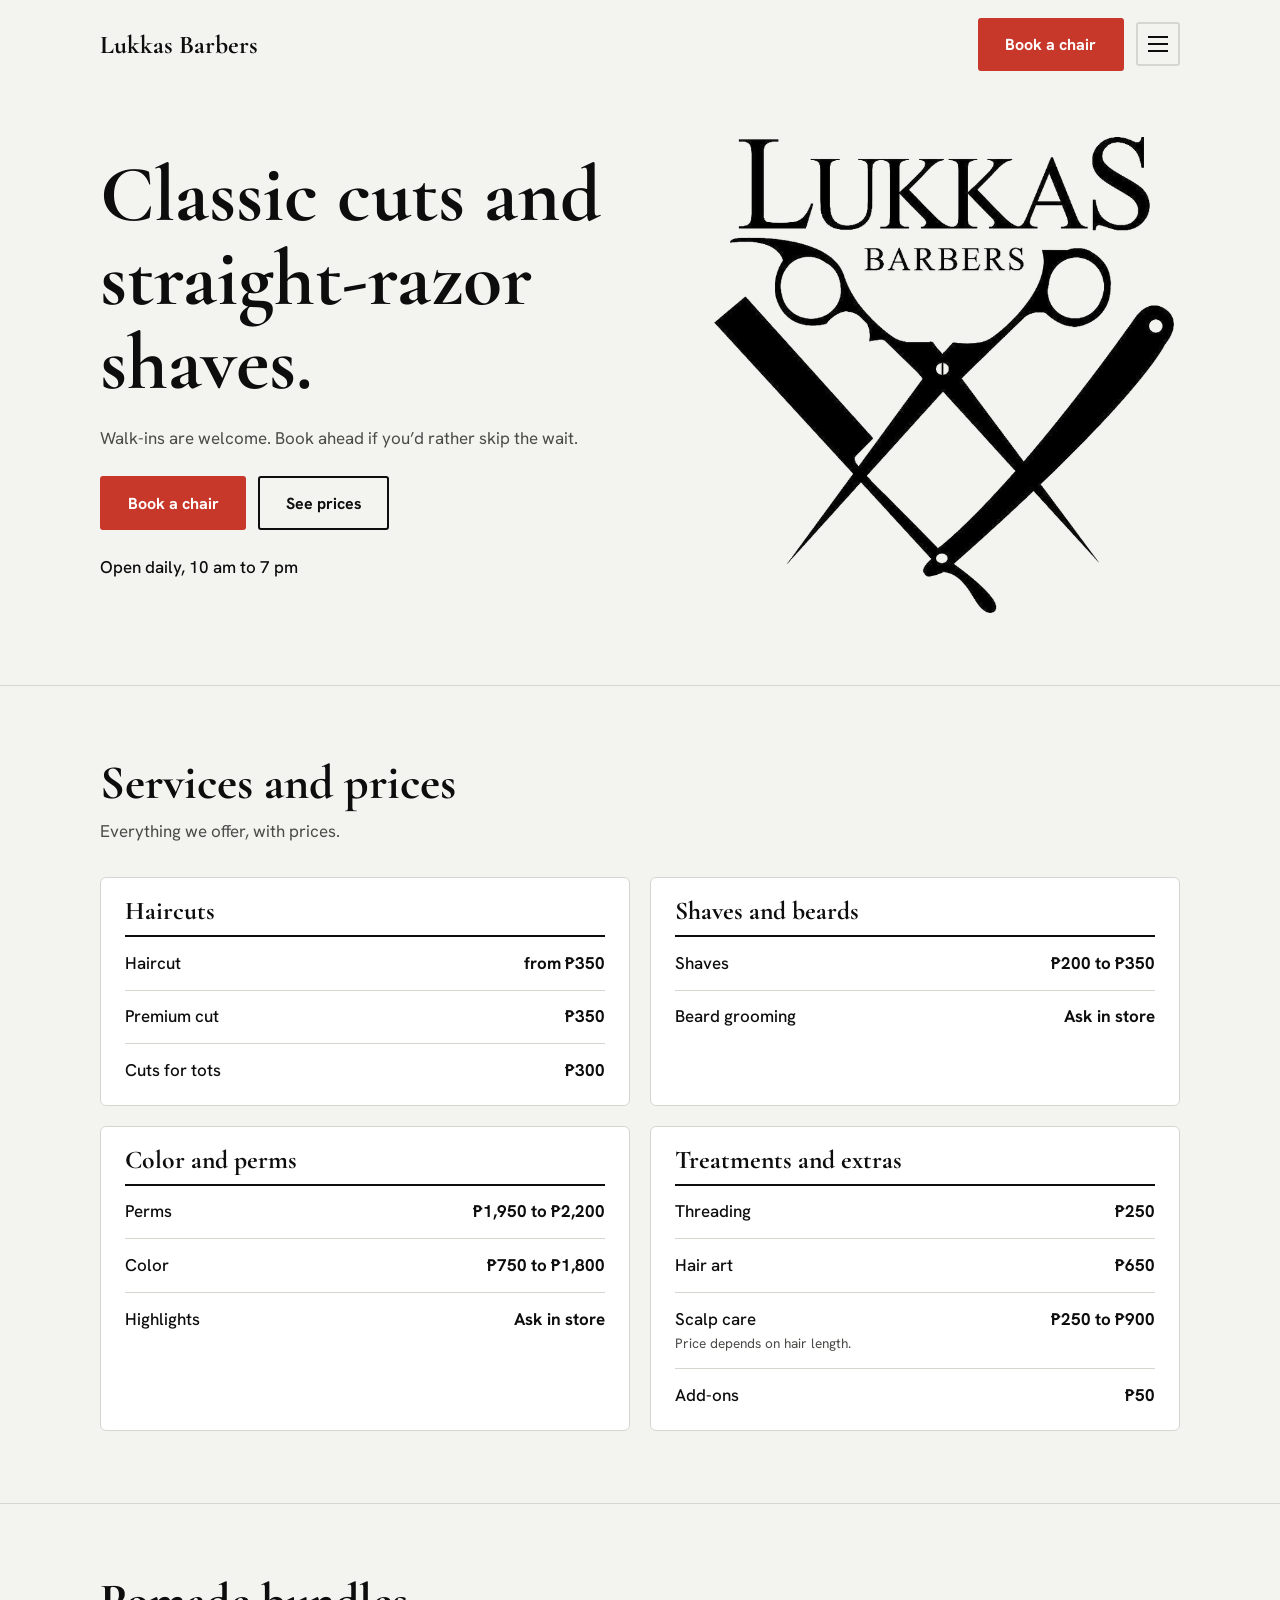
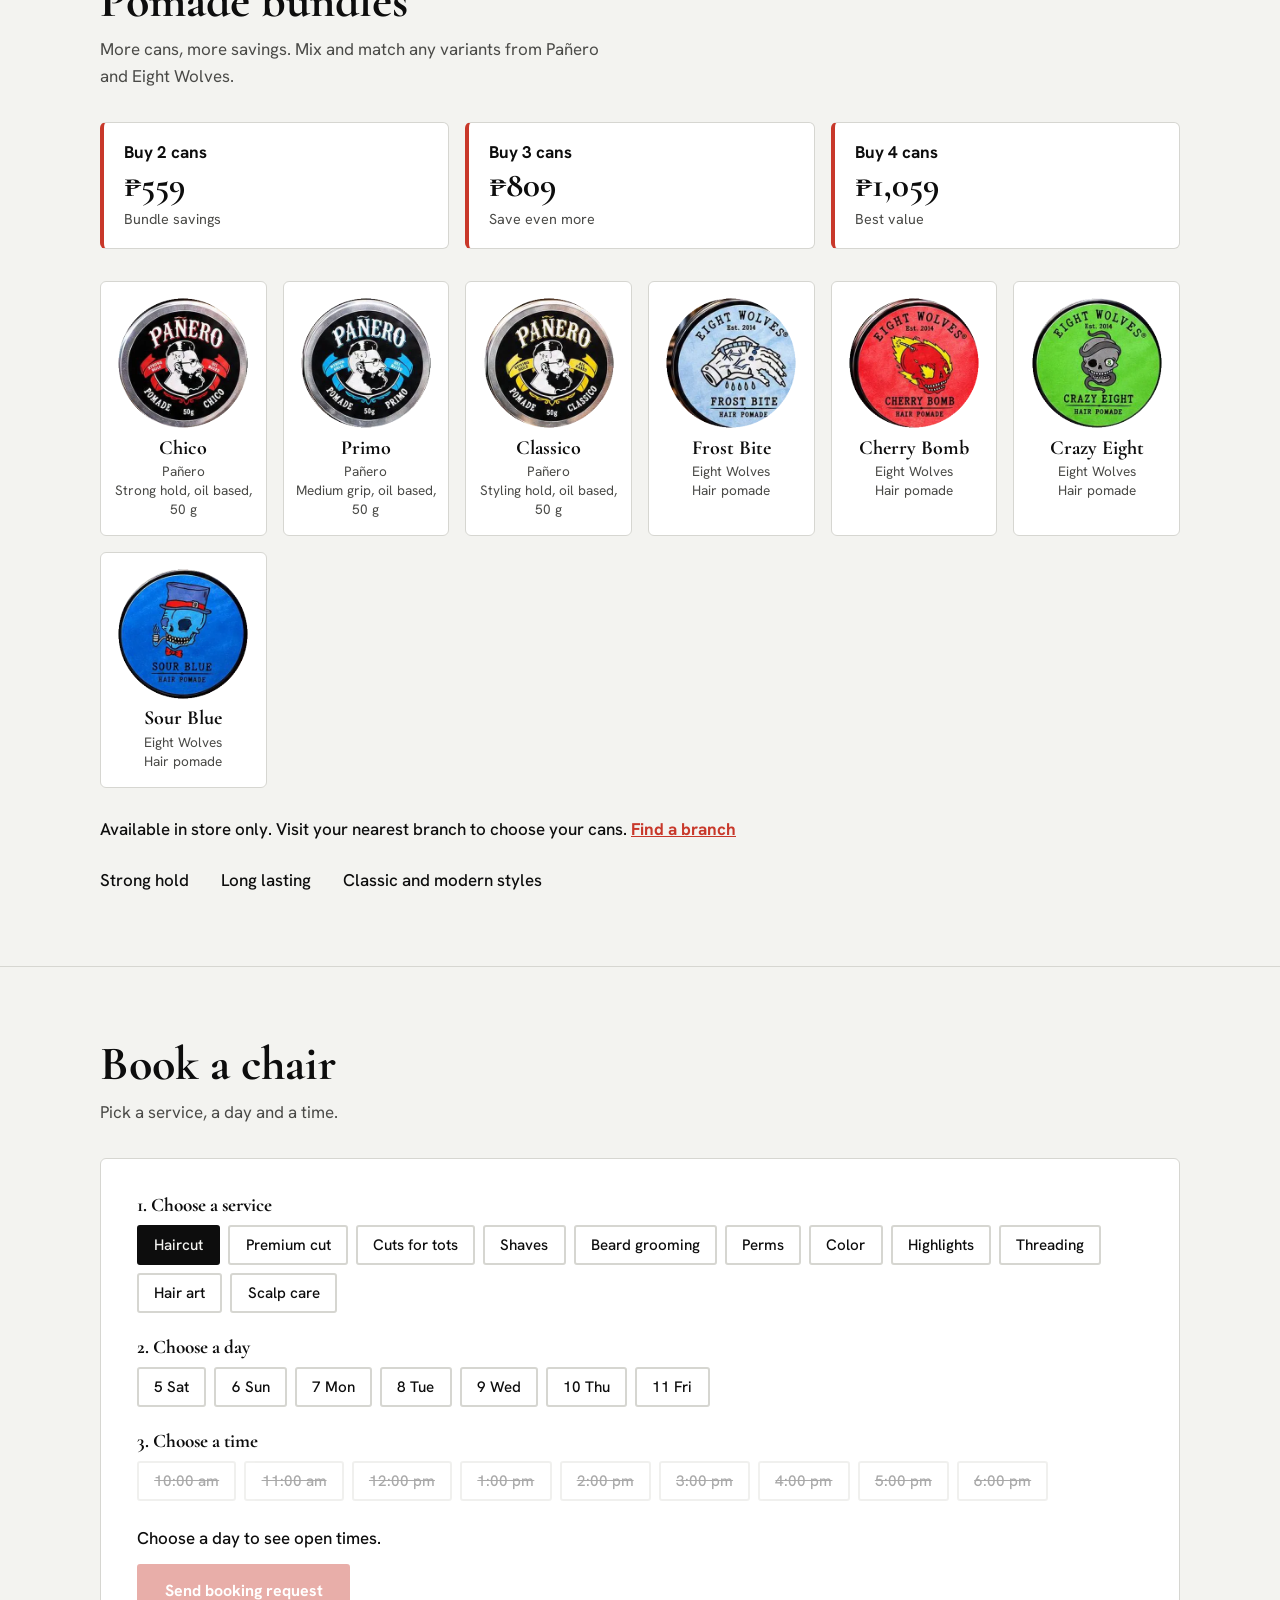
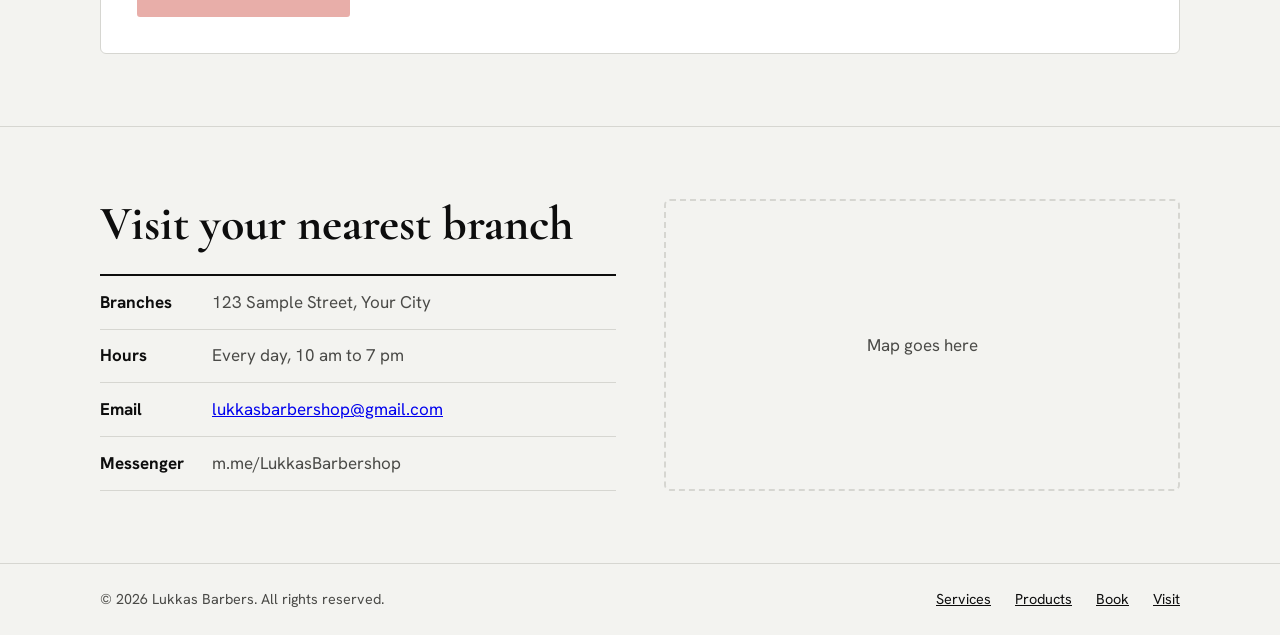
<file: index.html>
<!DOCTYPE html>
<html lang="en">
<head>
  <meta charset="utf-8">
  <meta name="viewport" content="width=device-width, initial-scale=1">
  <title>Lukkas Barbers | Classic cuts and straight-razor shaves</title>

  <link rel="preconnect" href="https://fonts.googleapis.com">
  <link rel="preconnect" href="https://fonts.gstatic.com" crossorigin>
  <link href="https://fonts.googleapis.com/css2?family=Cormorant+Garamond:wght@600;700&family=Hanken+Grotesk:wght@400;500;700&display=swap" rel="stylesheet">
  <link rel="stylesheet" href="style.css">
</head>

<body>

  <header class="container site-header">
    <a class="brand" href="#top">Lukkas Barbers</a>

    <div class="header-actions">
      <a class="btn header-book" href="#book">Book a chair</a>

      <div class="nav">
        <button class="menu-toggle" id="menu-button" type="button"
                aria-label="Menu" aria-expanded="false" aria-controls="site-menu">
          <span></span>
          <span></span>
          <span></span>
        </button>

        <nav class="menu" id="site-menu" aria-label="Main" hidden>
          <!-- Only shown on small phones, where the header button is hidden -->
          <a class="menu-link menu-book" href="#book">Book a chair</a>
          <a class="menu-link" href="#services">Services</a>
          <a class="menu-link" href="#products">Products</a>
          <a class="menu-link" href="#visit">Visit</a>
          <hr>
          <a class="btn btn-outline menu-login" href="admin.html">Admin login</a>
        </nav>
      </div>
    </div>
  </header>


  <main id="top">

    <section class="container hero">
      <div>
        <h1>Classic cuts and straight-razor shaves.</h1>
        <p>Walk-ins are welcome. Book ahead if you’d rather skip the wait.</p>

        <div class="hero-buttons">
          <a class="btn" href="#book">Book a chair</a>
          <a class="btn btn-outline" href="#services">See prices</a>
        </div>

        <p class="opening-hours">Open daily, 10 am to 7 pm</p>
      </div>

      <img class="hero-logo" src="images/logo.png"
           alt="Lukkas Barbers logo: crossed scissors, comb and straight razor">
    </section>


    <!-- The price list is filled in by script.js from the services list -->
    <section class="section" id="services">
      <div class="container">
        <h2>Services and prices</h2>
        <p class="section-intro">Everything we offer, with prices.</p>

        <div class="service-groups" id="services-list"></div>
      </div>
    </section>


    <section class="section" id="products">
      <div class="container">
        <h2>Pomade bundles</h2>
        <p class="section-intro">More cans, more savings. Mix and match any variants from Pañero and Eight Wolves.</p>

        <ul class="deals">
          <li>
            <strong>Buy 2 cans</strong>
            <span class="deal-price">₱559</span>
            <small>Bundle savings</small>
          </li>
          <li>
            <strong>Buy 3 cans</strong>
            <span class="deal-price">₱809</span>
            <small>Save even more</small>
          </li>
          <li>
            <strong>Buy 4 cans</strong>
            <span class="deal-price">₱1,059</span>
            <small>Best value</small>
          </li>
        </ul>

        <!-- Product cards are filled in by script.js -->
        <div class="products" id="products-list"></div>

        <p class="in-store-note">
          Available in store only. Visit your nearest branch to choose your cans.
          <a href="#visit">Find a branch</a>
        </p>

        <ul class="perks">
          <li>Strong hold</li>
          <li>Long lasting</li>
          <li>Classic and modern styles</li>
        </ul>
      </div>
    </section>


    <section class="section" id="book">
      <div class="container">
        <h2>Book a chair</h2>
        <p class="section-intro">Pick a service, a day and a time.</p>

        <div class="booking">
          <h3>1. Choose a service</h3>
          <div class="options" id="service-options"></div>

          <h3>2. Choose a day</h3>
          <div class="options" id="day-options"></div>

          <h3>3. Choose a time</h3>
          <div class="options" id="time-options"></div>

          <p class="booking-summary" id="booking-summary" aria-live="polite">
            Choose a service, day and time.
          </p>
          <button class="btn" id="booking-submit" type="button" disabled>Send booking request</button>
        </div>
      </div>
    </section>


    <section class="section" id="visit">
      <div class="container visit-grid">
        <div>
          <h2>Visit your nearest branch</h2>

          <dl class="contact-list">
            <dt>Branches</dt>
            <dd>123 Sample Street, Your City</dd>

            <dt>Hours</dt>
            <dd>Every day, 10 am to 7 pm</dd>

            <dt>Email</dt>
            <dd><a href="mailto:lukkasbarbershop@gmail.com">lukkasbarbershop@gmail.com</a></dd>

            <dt>Messenger</dt>
            <dd>m.me/LukkasBarbershop</dd>
          </dl>
        </div>

        <!-- Replace this box with a Google Maps embed (Share > Embed a map) -->
        <div class="map-placeholder">Map goes here</div>
      </div>
    </section>

  </main>


  <footer class="site-footer">
    <div class="container footer-inner">
      <span>© 2026 Lukkas Barbers. All rights reserved.</span>

      <nav aria-label="Footer">
        <a href="#services">Services</a>
        <a href="#products">Products</a>
        <a href="#book">Book</a>
        <a href="#visit">Visit</a>
      </nav>
    </div>
  </footer>

  <script src="script.js"></script>
</body>
</html>
</file>
<file: style.css>
/*
  Lukkas Barbers

  1. Variables
  2. Base styles
  3. Buttons
  4. Header and menu
  5. Hero
  6. Services
  7. Products
  8. Booking
  9. Visit
  10. Footer
*/


/* 1. Variables */

:root {
  --color-bg: #f3f3f0;
  --color-surface: #ffffff;
  --color-heading: #0d0d0d;
  --color-text: #4a4a47;
  --color-border: #d6d6d1;
  --color-accent: #c8382a;
  --color-accent-text: #ffffff;

  --font-heading: "Cormorant Garamond", Georgia, serif;
  --font-body: "Hanken Grotesk", system-ui, sans-serif;

  --radius-small: 3px;
  --radius-large: 6px;

  /* The logo file is white, so on a light background it has to be flipped to black */
  --logo-filter: invert(1);
}

@media (prefers-color-scheme: dark) {
  :root {
    --color-bg: #0a0a0a;
    --color-surface: #141414;
    --color-heading: #f4f4f0;
    --color-text: #b4b4ae;
    --color-border: #2b2b2a;
    --logo-filter: none;
  }
}


/* 2. Base styles */

*,
*::before,
*::after {
  box-sizing: border-box;
}

html {
  scroll-behavior: smooth;
}

body {
  margin: 0;
  background: var(--color-bg);
  color: var(--color-text);
  font: 400 1.0625rem/1.6 var(--font-body);
}

h1,
h2,
h3 {
  margin: 0;
  color: var(--color-heading);
  font-family: var(--font-heading);
  font-weight: 700;
  line-height: 1.05;
}

h1 {
  margin-bottom: 1.25rem;
  font-size: clamp(2.8rem, 7vw, 5rem);
}

h2 {
  margin-bottom: 0.6rem;
  font-size: clamp(2rem, 4.5vw, 3rem);
}

h3 {
  font-size: 1.45rem;
}

p {
  max-width: 52ch;
  margin: 0 0 1rem;
}

:focus-visible {
  outline: 3px solid var(--color-accent);
  outline-offset: 3px;
}

.container {
  width: min(100% - 2.5rem, 1080px);
  margin-inline: auto;
}

.section {
  padding: 4.5rem 0;
  border-top: 1px solid var(--color-border);
}

.section-intro {
  margin-bottom: 2rem;
}


/* 3. Buttons */

.btn {
  display: inline-block;
  padding: 0.9rem 1.6rem;
  border: 2px solid var(--color-accent);
  border-radius: var(--radius-small);
  background: var(--color-accent);
  color: var(--color-accent-text);
  font: 700 1rem var(--font-body);
  text-decoration: none;
  cursor: pointer;
}

.btn-outline {
  border-color: var(--color-heading);
  background: transparent;
  color: var(--color-heading);
}

.btn:disabled {
  opacity: 0.4;
  cursor: not-allowed;
}


/* 4. Header and menu */

.site-header {
  display: flex;
  align-items: center;
  justify-content: space-between;
  gap: 1rem;
  padding: 1.1rem 0;
}

.brand {
  color: var(--color-heading);
  font: 700 1.6rem var(--font-heading);
  text-decoration: none;
}

.header-actions {
  display: flex;
  align-items: center;
  gap: 0.75rem;
}

.nav {
  position: relative;
}

.menu-toggle {
  display: grid;
  place-content: center;
  gap: 5px;
  width: 2.75rem;
  height: 2.75rem;
  padding: 0;
  border: 2px solid var(--color-border);
  border-radius: var(--radius-small);
  background: transparent;
  cursor: pointer;
}

.menu-toggle span {
  display: block;
  width: 20px;
  height: 2px;
  background: var(--color-heading);
  transition: transform 0.2s, opacity 0.2s;
}

/* When the menu is open the three bars become an X.
   7px is the bar height (2px) plus the gap between bars (5px). */
.menu-toggle[aria-expanded="true"] span:nth-child(1) {
  transform: translateY(7px) rotate(45deg);
}

.menu-toggle[aria-expanded="true"] span:nth-child(2) {
  opacity: 0;
}

.menu-toggle[aria-expanded="true"] span:nth-child(3) {
  transform: translateY(-7px) rotate(-45deg);
}

.menu {
  position: absolute;
  top: calc(100% + 0.5rem);
  right: 0;
  z-index: 20;
  display: flex;
  flex-direction: column;
  min-width: 230px;
  padding: 0.5rem;
  border: 1px solid var(--color-border);
  border-radius: var(--radius-large);
  background: var(--color-surface);
  box-shadow: 0 12px 30px rgba(0, 0, 0, 0.25);
}

/* display:flex above would otherwise override the hidden attribute */
.menu[hidden] {
  display: none;
}

.menu-link {
  padding: 0.75rem 0.9rem;
  border-radius: var(--radius-small);
  color: var(--color-heading);
  font-weight: 500;
  text-decoration: none;
}

.menu-link:hover {
  background: var(--color-bg);
}

.menu hr {
  margin: 0.5rem 0;
  border: 0;
  border-top: 1px solid var(--color-border);
}

.menu-login {
  margin: 0.25rem 0.4rem 0.4rem;
  text-align: center;
}

.menu-book {
  display: none;
}

/* On small phones the header has no room for the Book button,
   so it moves into the menu */
@media (max-width: 480px) {
  .header-book {
    display: none;
  }

  .menu-book {
    display: block;
  }
}


/* 5. Hero */

.hero {
  display: grid;
  grid-template-columns: 1.1fr 0.9fr;
  align-items: center;
  gap: 2rem;
  padding: 3rem 0 4.5rem;
}

.hero-buttons {
  display: flex;
  flex-wrap: wrap;
  gap: 0.75rem;
  margin: 1.5rem 0;
}

.opening-hours {
  color: var(--color-heading);
  font-weight: 500;
}

.hero-logo {
  width: 100%;
  max-width: 460px;
  margin-inline: auto;
  filter: var(--logo-filter);
}

@media (max-width: 820px) {
  .hero {
    grid-template-columns: 1fr;
  }
}


/* 6. Services */

.service-groups {
  display: grid;
  grid-template-columns: repeat(auto-fit, minmax(min(100%, 420px), 1fr));
  gap: 1.25rem;
}

.service-group {
  padding: 1.25rem 1.5rem 0.5rem;
  border: 1px solid var(--color-border);
  border-radius: var(--radius-large);
  background: var(--color-surface);
}

.service-group h3 {
  padding-bottom: 0.6rem;
  border-bottom: 2px solid var(--color-heading);
  font-size: 1.6rem;
}

.service-group ul {
  margin: 0;
  padding: 0;
  list-style: none;
}

.service-group li {
  display: flex;
  align-items: baseline;
  justify-content: space-between;
  gap: 1rem;
  padding: 0.8rem 0;
  border-bottom: 1px solid var(--color-border);
}

.service-group li:last-child {
  border-bottom: 0;
}

.service-name {
  color: var(--color-heading);
  font-weight: 500;
}

.service-note {
  display: block;
  color: var(--color-text);
  font-size: 0.85rem;
  font-weight: 400;
}

.service-price {
  color: var(--color-heading);
  font-weight: 700;
  white-space: nowrap;
}


/* 7. Products */

.deals {
  display: grid;
  grid-template-columns: repeat(auto-fit, minmax(180px, 1fr));
  gap: 1rem;
  margin: 0 0 2rem;
  padding: 0;
  list-style: none;
}

.deals li {
  padding: 1rem 1.25rem;
  border: 1px solid var(--color-border);
  border-left: 4px solid var(--color-accent);
  border-radius: var(--radius-large);
  background: var(--color-surface);
}

.deals strong {
  display: block;
  color: var(--color-heading);
}

.deals small {
  font-size: 0.9rem;
}

.deal-price {
  display: block;
  color: var(--color-heading);
  font: 700 2.2rem/1.1 var(--font-heading);
}

.products {
  display: grid;
  grid-template-columns: repeat(auto-fill, minmax(150px, 1fr));
  gap: 1rem;
}

.product {
  padding: 1rem 0.75rem;
  border: 1px solid var(--color-border);
  border-radius: var(--radius-large);
  background: var(--color-surface);
  text-align: center;
}

.product img {
  display: block;
  width: 100%;
  max-width: 130px;
  height: auto;
  aspect-ratio: 1 / 1;
  margin: 0 auto 0.6rem;
  border-radius: 50%;
}

.product h3 {
  font-size: 1.25rem;
}

.product small {
  display: block;
  margin-top: 0.2rem;
  font-size: 0.85rem;
  line-height: 1.4;
}

.in-store-note {
  max-width: none;
  margin: 1.75rem 0 0;
  color: var(--color-heading);
  font-weight: 500;
}

.in-store-note a {
  color: var(--color-accent);
  font-weight: 700;
}

.perks {
  display: flex;
  flex-wrap: wrap;
  gap: 0.5rem 2rem;
  margin: 1.5rem 0 0;
  padding: 0;
  list-style: none;
  color: var(--color-heading);
  font-weight: 500;
}


/* 8. Booking */

.booking {
  padding: clamp(1.25rem, 4vw, 2.25rem);
  border: 1px solid var(--color-border);
  border-radius: var(--radius-large);
  background: var(--color-surface);
}

.booking h3 {
  margin: 1.5rem 0 0.6rem;
  font-size: 1.2rem;
}

.booking h3:first-child {
  margin-top: 0;
}

.options {
  display: flex;
  flex-wrap: wrap;
  gap: 0.5rem;
}

.option {
  padding: 0.5rem 0.95rem;
  border: 2px solid var(--color-border);
  border-radius: var(--radius-small);
  background: transparent;
  color: var(--color-heading);
  font: 500 0.95rem var(--font-body);
  cursor: pointer;
}

.option[aria-pressed="true"] {
  border-color: var(--color-heading);
  background: var(--color-heading);
  color: var(--color-bg);
}

.option:disabled {
  opacity: 0.35;
  text-decoration: line-through;
  cursor: not-allowed;
}

.booking-summary {
  min-height: 1.6rem;
  margin: 1.5rem 0 0.75rem;
  color: var(--color-heading);
  font-weight: 500;
}


/* 9. Visit */

.visit-grid {
  display: grid;
  grid-template-columns: 1fr 1fr;
  gap: 3rem;
}

.visit-grid h2 {
  margin-bottom: 1.5rem;
}

.contact-list {
  display: grid;
  grid-template-columns: 7rem 1fr;
  margin: 0;
  border-top: 2px solid var(--color-heading);
}

.contact-list dt,
.contact-list dd {
  margin: 0;
  padding: 0.8rem 0;
  border-bottom: 1px solid var(--color-border);
}

.contact-list dt {
  color: var(--color-heading);
  font-weight: 700;
}

.map-placeholder {
  display: grid;
  place-items: center;
  min-height: 260px;
  padding: 1rem;
  border: 2px dashed var(--color-border);
  border-radius: var(--radius-large);
  text-align: center;
}

@media (max-width: 760px) {
  .visit-grid {
    grid-template-columns: 1fr;
  }
}


/* 10. Footer */

.site-footer {
  padding: 1.5rem 0;
  border-top: 1px solid var(--color-border);
  font-size: 0.9rem;
}

.footer-inner {
  display: flex;
  flex-wrap: wrap;
  justify-content: space-between;
  gap: 0.5rem 1.5rem;
}

.site-footer a {
  margin-left: 1.25rem;
  color: var(--color-heading);
}


/* Turn off smooth scrolling for people who ask their device to reduce motion */
@media (prefers-reduced-motion: reduce) {
  html {
    scroll-behavior: auto;
  }
}
</file>
